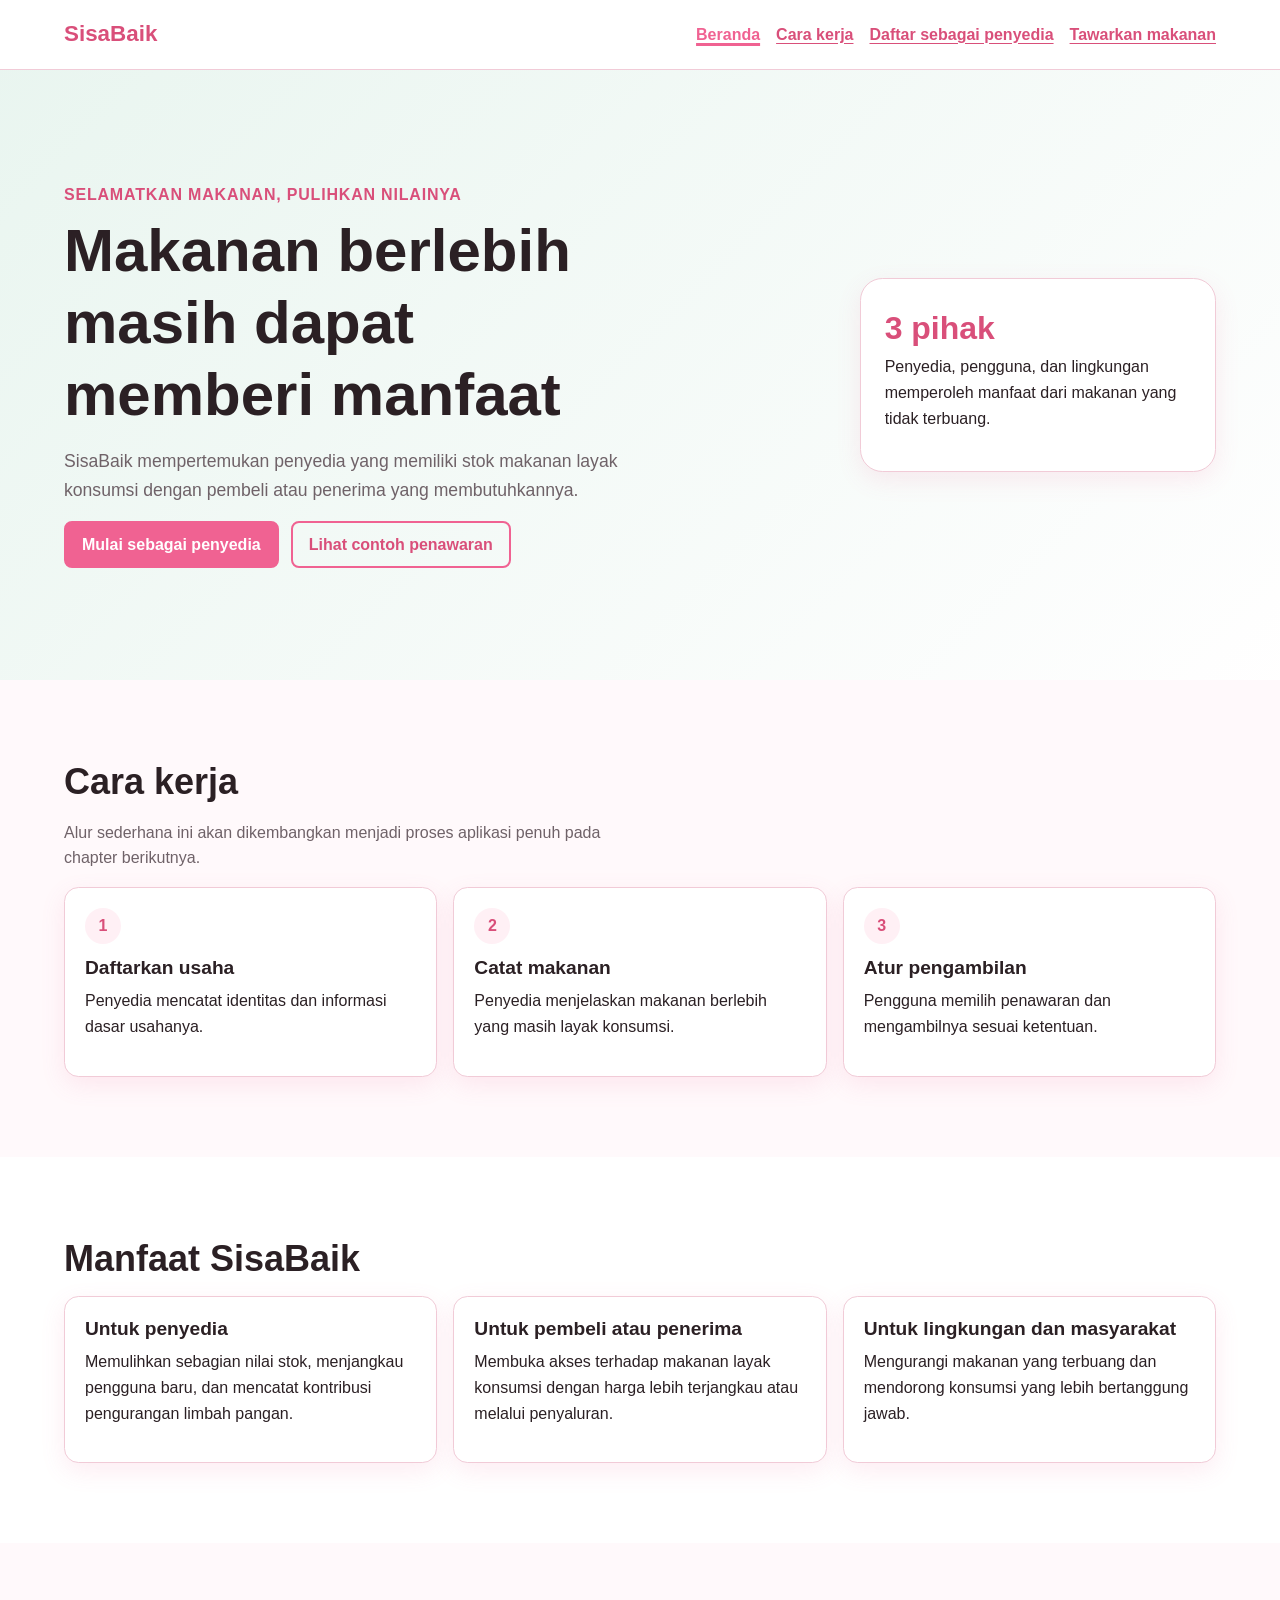
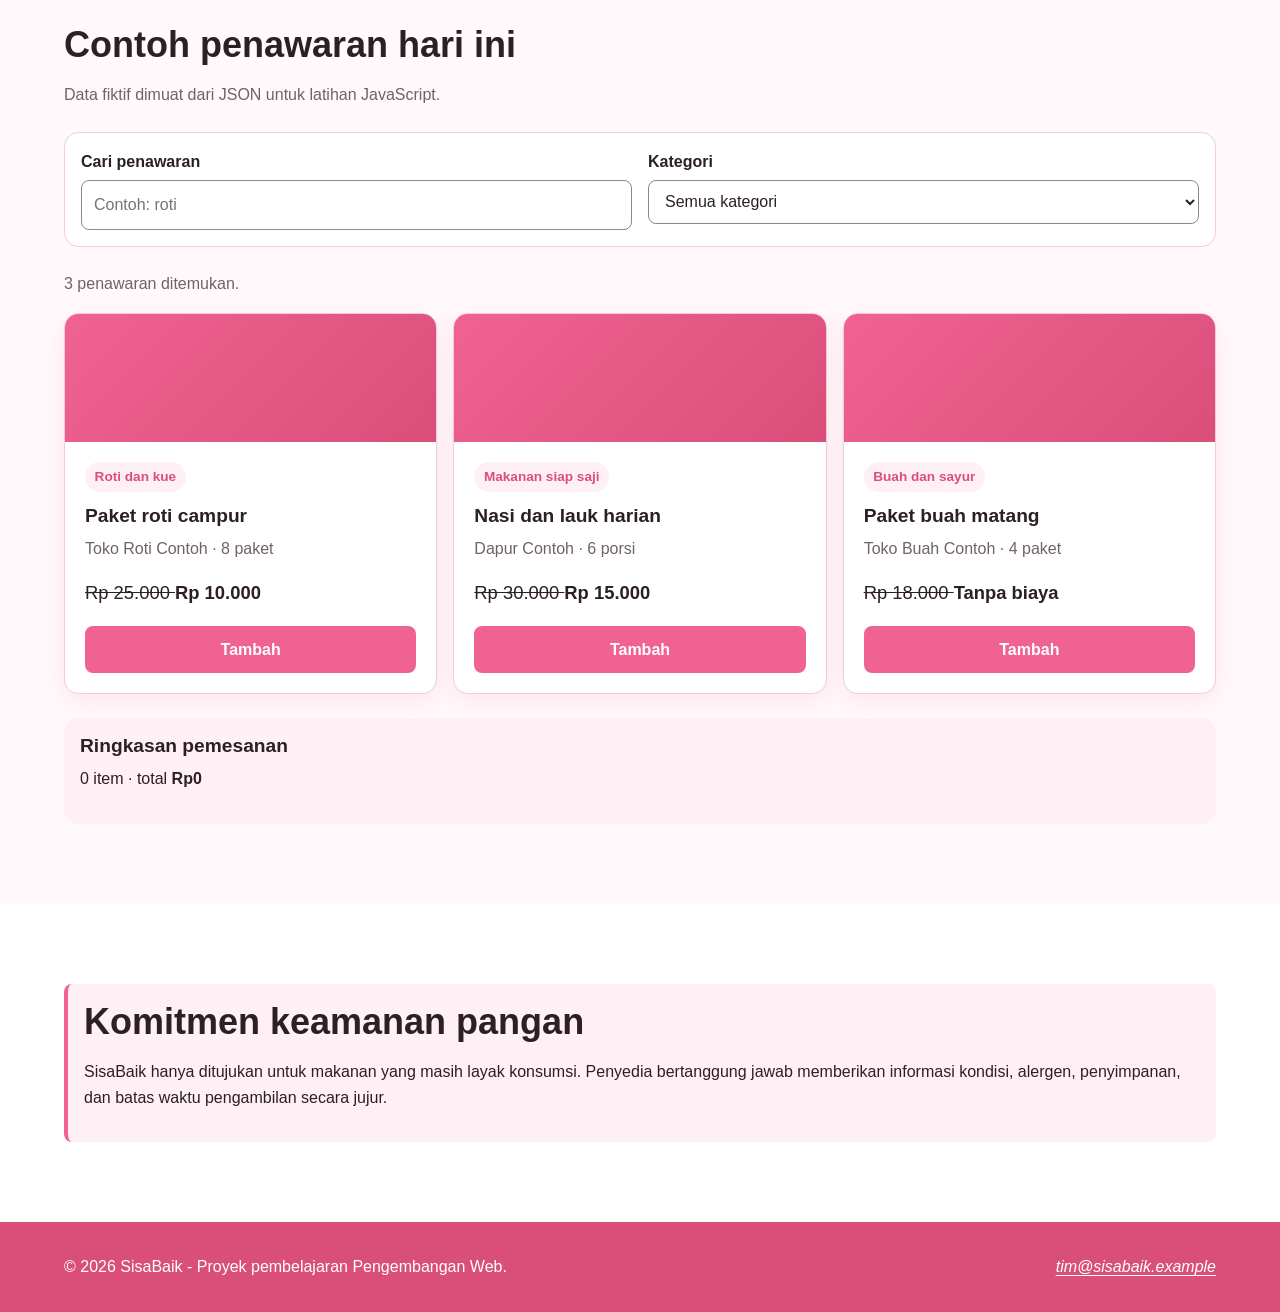
<file: index.html>
<!DOCTYPE html>
<html lang="id">

<head>
    <meta charset="utf-8">
    <meta name="viewport" content="width=device-width, initial-scale=1">
    <meta name="description"
        content="SisaBaik membantu penyedia menawarkan makanan berlebih agar tetap bernilai, terjangkau, dan tidak terbuang.">

    <title>Beranda | SisaBaik</title>

    <link rel="stylesheet" href="styles.css">
    <script src="app.js" defer></script>
</head>

<body>

    <a class="skip-link" href="#konten-utama">
        Lewati ke konten utama
    </a>

    <!-- Header -->
    <header class="site-header">
        <div class="container header-layout">

            <p class="brand">SisaBaik</p>

            <nav aria-label="Navigasi utama">
                <ul class="nav-list">
                    <li>
                        <a href="index.html" aria-current="page">Beranda</a>
                    </li>
                    <li>
                        <a href="#cara-kerja">Cara kerja</a>
                    </li>
                    <li>
                        <a href="daftar-penyedia.html">Daftar sebagai penyedia</a>
                    </li>
                    <li>
                        <a href="tawarkan-makanan.html">Tawarkan makanan</a>
                    </li>
                </ul>
            </nav>

        </div>
    </header>

    <!-- Main Content -->
    <main id="konten-utama" tabindex="-1">

        <!-- Hero Section -->
        <section class="hero" aria-labelledby="judul-utama">
            <div class="container hero-layout">

                <div>
                    <p class="eyebrow">
                        Selamatkan makanan, pulihkan nilainya
                    </p>

                    <h1 id="judul-utama">
                        Makanan berlebih masih dapat memberi manfaat
                    </h1>

                    <p class="lead">
                        SisaBaik mempertemukan penyedia yang memiliki stok makanan
                        layak konsumsi dengan pembeli atau penerima yang membutuhkannya.
                    </p>

                    <div class="button-group">
                        <a class="button" href="daftar-penyedia.html">
                            Mulai sebagai penyedia
                        </a>

                        <a class="button button-secondary" href="#penawaran-contoh">
                            Lihat contoh penawaran
                        </a>
                    </div>
                </div>

                <aside class="hero-panel" aria-label="Ringkasan manfaat SisaBaik">
                    <strong>3 pihak</strong>

                    <p>
                        Penyedia, pengguna, dan lingkungan memperoleh manfaat
                        dari makanan yang tidak terbuang.
                    </p>
                </aside>

            </div>
        </section>

        <!-- Cara Kerja -->
        <section class="section" id="cara-kerja" aria-labelledby="judul-cara-kerja">
            <div class="container">

                <h2 id="judul-cara-kerja">Cara kerja</h2>

                <p class="section-intro">
                    Alur sederhana ini akan dikembangkan menjadi proses aplikasi
                    penuh pada chapter berikutnya.
                </p>

                <div class="steps-grid">

                    <article class="card">
                        <span class="step-number" aria-hidden="true">1</span>

                        <h3>Daftarkan usaha</h3>

                        <p>
                            Penyedia mencatat identitas dan informasi dasar usahanya.
                        </p>
                    </article>

                    <article class="card">
                        <span class="step-number" aria-hidden="true">2</span>

                        <h3>Catat makanan</h3>

                        <p>
                            Penyedia menjelaskan makanan berlebih yang masih layak konsumsi.
                        </p>
                    </article>

                    <article class="card">
                        <span class="step-number" aria-hidden="true">3</span>

                        <h3>Atur pengambilan</h3>

                        <p>
                            Pengguna memilih penawaran dan mengambilnya sesuai ketentuan.
                        </p>
                    </article>

                </div>
            </div>
        </section>

        <!-- Manfaat -->
        <section class="section section-alt" aria-labelledby="judul-manfaat">
            <div class="container">

                <h2 id="judul-manfaat">Manfaat SisaBaik</h2>

                <div class="benefit-grid">

                    <article class="card">
                        <h3>Untuk penyedia</h3>

                        <p>
                            Memulihkan sebagian nilai stok, menjangkau pengguna baru,
                            dan mencatat kontribusi pengurangan limbah pangan.
                        </p>
                    </article>

                    <article class="card">
                        <h3>Untuk pembeli atau penerima</h3>

                        <p>
                            Membuka akses terhadap makanan layak konsumsi dengan
                            harga lebih terjangkau atau melalui penyaluran.
                        </p>
                    </article>

                    <article class="card">
                        <h3>Untuk lingkungan dan masyarakat</h3>

                        <p>
                            Mengurangi makanan yang terbuang dan mendorong konsumsi
                            yang lebih bertanggung jawab.
                        </p>
                    </article>

                </div>
            </div>
        </section>

        <!-- Contoh Penawaran -->
        <section class="section" id="penawaran-contoh" aria-labelledby="judul-penawaran">
            <div class="container">

                <h2 id="judul-penawaran">Contoh penawaran hari ini</h2>

                <p class="section-intro">
                    Data fiktif dimuat dari JSON untuk latihan JavaScript.
                </p>

                <form class="filter-panel" id="filter-form" role="search">

                    <p>
                        <label for="kata-kunci">Cari penawaran</label><br>

                        <input id="kata-kunci"
                            name="kata_kunci"
                            type="search"
                            placeholder="Contoh: roti">
                    </p>

                    <p>
                        <label for="filter-kategori">Kategori</label><br>

                        <select id="filter-kategori" name="kategori">
                            <option value="semua">Semua kategori</option>
                            <option value="makanan-siap-saji">
                                Makanan siap saji
                            </option>
                            <option value="roti-kue">
                                Roti dan kue
                            </option>
                            <option value="buah-sayur">
                                Buah dan sayur
                            </option>
                        </select>
                    </p>

                </form>

                <p id="status-katalog"
                    class="status-message"
                    role="status"
                    aria-live="polite">
                    Memuat penawaran...
                </p>

                <div class="offer-grid" id="daftar-penawaran"></div>

                <!-- Ringkasan Pemesanan -->
                <aside class="cart-summary" aria-labelledby="judul-ringkasan">

                    <h3 id="judul-ringkasan">
                        Ringkasan pemesanan
                    </h3>

                    <p>
                        <span id="jumlah-item">0</span> item ·
                        total <strong id="total-pesanan">Rp0</strong>
                    </p>

                </aside>

            </div>
        </section>

        <!-- Keamanan Pangan -->
        <section class="section section-alt" aria-labelledby="judul-keamanan">
            <div class="container">

                <div class="notice">

                    <h2 id="judul-keamanan">
                        Komitmen keamanan pangan
                    </h2>

                    <p>
                        SisaBaik hanya ditujukan untuk makanan yang masih layak konsumsi.
                        Penyedia bertanggung jawab memberikan informasi kondisi, alergen,
                        penyimpanan, dan batas waktu pengambilan secara jujur.
                    </p>

                </div>

            </div>
        </section>

    </main>

    <!-- Footer -->
    <footer class="site-footer">
        <div class="container footer-layout">

            <p>
                &copy; 2026 SisaBaik - Proyek pembelajaran Pengembangan Web.
            </p>

            <address>
                <a href="mailto:tim@sisabaik.example">
                    tim@sisabaik.example
                </a>
            </address>

        </div>
    </footer>

</body>

</html>
</file>
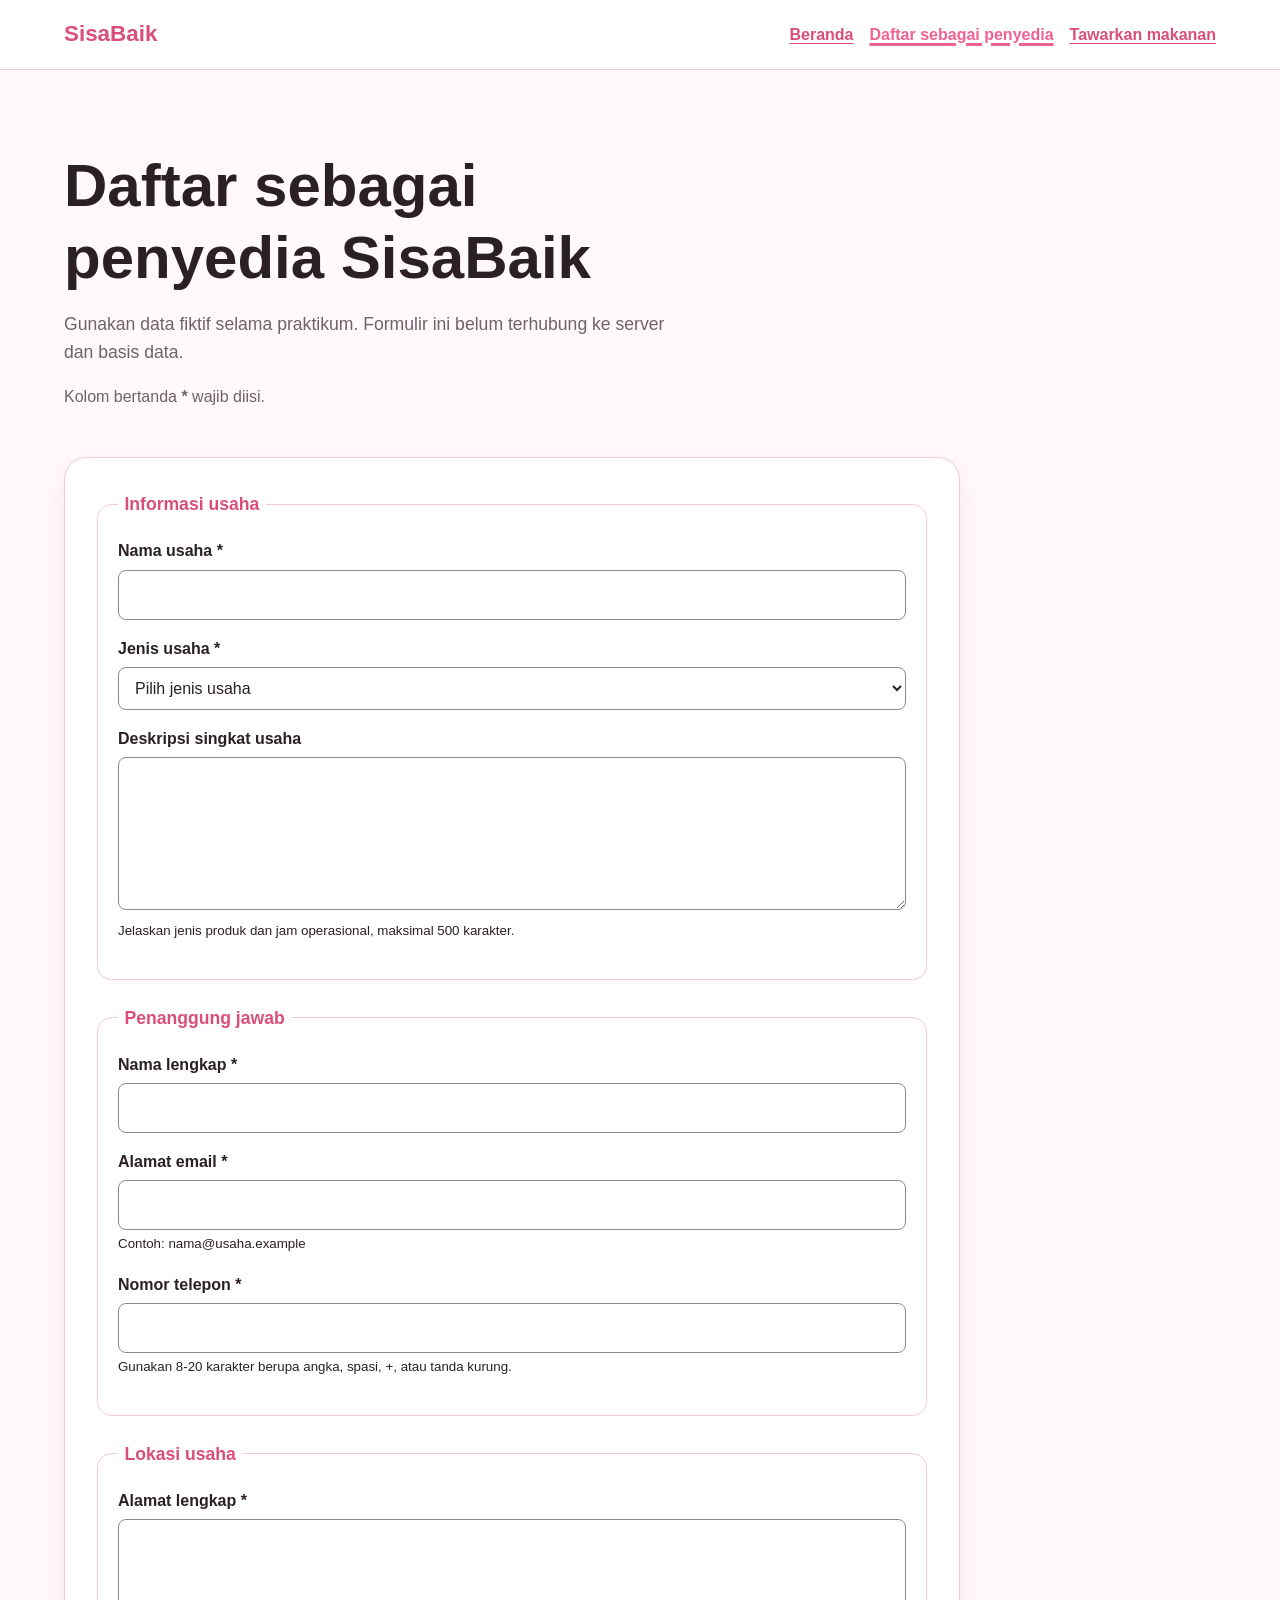
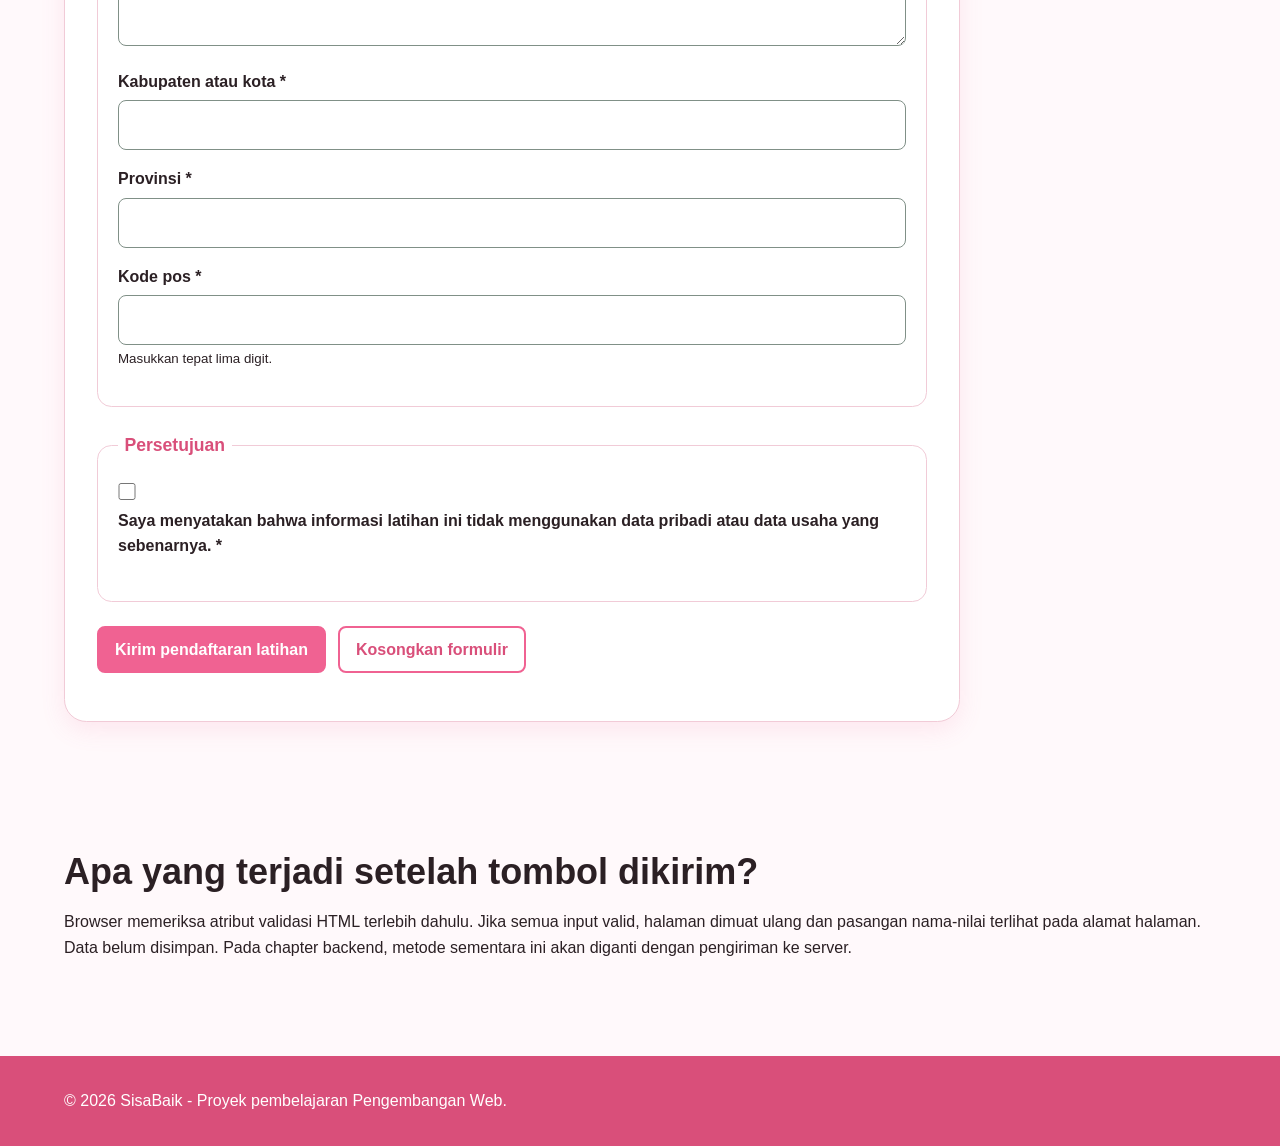
<file: daftar-penyedia.html>
<!doctype html>

<html lang="id">

    <head>

        <meta charset="utf-8">

        <meta
            name="viewport"
            content="width=device-width, initial-scale=1"
        >

        <meta
            name="description"
            content="Formulir prototipe untuk mendaftarkan usaha sebagai penyedia makanan di SisaBaik."
        >

        <title>Daftar Penyedia | SisaBaik</title>

        <link rel="stylesheet" href="styles.css">

    </head>

    <body>

        <a class="skip-link" href="#konten-utama">
            Lewati ke konten utama
        </a>

        <header class="site-header">

            <div class="container header-layout">

                <p class="brand">
                    SisaBaik
                </p>

                <nav aria-label="Navigasi utama">

                    <ul class="nav-list">

                        <li>
                            <a href="index.html">
                                Beranda
                            </a>
                        </li>

                        <li>
                            <a
                                href="daftar-penyedia.html"
                                aria-current="page"
                            >
                                Daftar sebagai penyedia
                            </a>
                        </li>

                        <li>
                            <a href="tawarkan-makanan.html">
                                Tawarkan makanan
                            </a>
                        </li>

                    </ul>

                </nav>

            </div>

        </header>

        <main
            class="container"
            id="konten-utama"
            tabindex="-1"
        >

            <div class="page-heading">

                <h1>
                    Daftar sebagai penyedia SisaBaik
                </h1>

                <p class="lead">
                    Gunakan data fiktif selama praktikum. Formulir ini belum terhubung ke
                    server dan basis data.
                </p>

                <p
                    class="required-note"
                    id="petunjuk-wajib"
                >
                    Kolom bertanda <strong>*</strong> wajib diisi.
                </p>

            </div>

            <form
                class="form-card"
                action="daftar-penyedia.html"
                method="get"
                aria-describedby="petunjuk-wajib"
            >

                <fieldset class="form-section">

                    <legend>
                        Informasi usaha
                    </legend>

                    <p>

                        <label for="nama-usaha">
                            Nama usaha *
                        </label><br>

                        <input
                            type="text"
                            id="nama-usaha"
                            name="nama_usaha"
                            autocomplete="organization"
                            minlength="3"
                            maxlength="100"
                            required
                        >

                    </p>

                    <p>

                        <label for="jenis-usaha">
                            Jenis usaha *
                        </label><br>

                        <select
                            id="jenis-usaha"
                            name="jenis_usaha"
                            required
                        >

                            <option value="">
                                Pilih jenis usaha
                            </option>

                            <option value="restoran">
                                Restoran
                            </option>

                            <option value="toko-roti">
                                Toko roti
                            </option>

                            <option value="katering">
                                Katering
                            </option>

                            <option value="ritel">
                                Toko ritel
                            </option>

                            <option value="hotel">
                                Hotel atau penginapan
                            </option>

                            <option value="lainnya">
                                Lainnya
                            </option>

                        </select>

                    </p>

                    <p>

                        <label for="deskripsi-usaha">
                            Deskripsi singkat usaha
                        </label><br>

                        <textarea
                            id="deskripsi-usaha"
                            name="deskripsi_usaha"
                            rows="5"
                            maxlength="500"
                            aria-describedby="bantuan-deskripsi"
                        ></textarea><br>

                        <small id="bantuan-deskripsi">
                            Jelaskan jenis produk dan jam operasional, maksimal 500 karakter.
                        </small>

                    </p>

                </fieldset>

                <fieldset class="form-section">

                    <legend>
                        Penanggung jawab
                    </legend>

                    <p>

                        <label for="nama-penanggung-jawab">
                            Nama lengkap *
                        </label><br>

                        <input
                            type="text"
                            id="nama-penanggung-jawab"
                            name="nama_penanggung_jawab"
                            autocomplete="name"
                            minlength="3"
                            maxlength="100"
                            required
                        >

                    </p>

                    <p>

                        <label for="email">
                            Alamat email *
                        </label><br>

                        <input
                            type="email"
                            id="email"
                            name="email"
                            autocomplete="email"
                            maxlength="254"
                            aria-describedby="bantuan-email"
                            required
                        ><br>

                        <small id="bantuan-email">
                            Contoh: nama@usaha.example
                        </small>

                    </p>

                    <p>

                        <label for="telepon">
                            Nomor telepon *
                        </label><br>

                        <input
                            type="tel"
                            id="telepon"
                            name="telepon"
                            autocomplete="tel"
                            inputmode="tel"
                            pattern="[0-9+() ]{8,20}"
                            aria-describedby="bantuan-telepon"
                            required
                        ><br>

                        <small id="bantuan-telepon">
                            Gunakan 8-20 karakter berupa angka, spasi, +, atau tanda kurung.
                        </small>

                    </p>

                </fieldset>

                <fieldset class="form-section">

                    <legend>
                        Lokasi usaha
                    </legend>

                    <p>

                        <label for="alamat">
                            Alamat lengkap *
                        </label><br>

                        <textarea
                            id="alamat"
                            name="alamat"
                            rows="4"
                            autocomplete="street-address"
                            minlength="10"
                            maxlength="250"
                            required
                        ></textarea>

                    </p>

                    <p>

                        <label for="kota">
                            Kabupaten atau kota *
                        </label><br>

                        <input
                            type="text"
                            id="kota"
                            name="kota"
                            autocomplete="address-level2"
                            maxlength="100"
                            required
                        >

                    </p>

                    <p>

                        <label for="provinsi">
                            Provinsi *
                        </label><br>

                        <input
                            type="text"
                            id="provinsi"
                            name="provinsi"
                            autocomplete="address-level1"
                            maxlength="100"
                            required
                        >

                    </p>

                    <p>

                        <label for="kode-pos">
                            Kode pos *
                        </label><br>

                        <input
                            type="text"
                            id="kode-pos"
                            name="kode_pos"
                            autocomplete="postal-code"
                            inputmode="numeric"
                            pattern="[0-9]{5}"
                            aria-describedby="bantuan-kode-pos"
                            required
                        ><br>

                        <small id="bantuan-kode-pos">
                            Masukkan tepat lima digit.
                        </small>

                    </p>

                </fieldset>

                <fieldset class="form-section">

                    <legend>
                        Persetujuan
                    </legend>

                    <p>

                        <input
                            type="checkbox"
                            id="persetujuan"
                            name="persetujuan"
                            value="setuju"
                            required
                        >

                        <label for="persetujuan">
                            Saya menyatakan bahwa informasi latihan ini tidak menggunakan
                            data pribadi atau data usaha yang sebenarnya. *
                        </label>

                    </p>

                </fieldset>

                <p class="form-actions">

                    <button
                        class="button"
                        type="submit"
                    >
                        Kirim pendaftaran latihan
                    </button>

                    <button
                        class="button button-secondary"
                        type="reset"
                    >
                        Kosongkan formulir
                    </button>

                </p>

            </form>

            <section
                class="section"
                aria-labelledby="catatan-prototipe"
            >

                <h2 id="catatan-prototipe">
                    Apa yang terjadi setelah tombol dikirim?
                </h2>

                <p>
                    Browser memeriksa atribut validasi HTML terlebih dahulu. Jika semua
                    input valid, halaman dimuat ulang dan pasangan nama-nilai terlihat
                    pada alamat halaman. Data belum disimpan. Pada chapter backend,
                    metode sementara ini akan diganti dengan pengiriman ke server.
                </p>

            </section>

        </main>

        <footer class="site-footer">

            <div class="container footer-layout">

                <p>
                    &copy; 2026 SisaBaik - Proyek pembelajaran Pengembangan Web.
                </p>

            </div>

        </footer>

    </body>

</html>
</file>
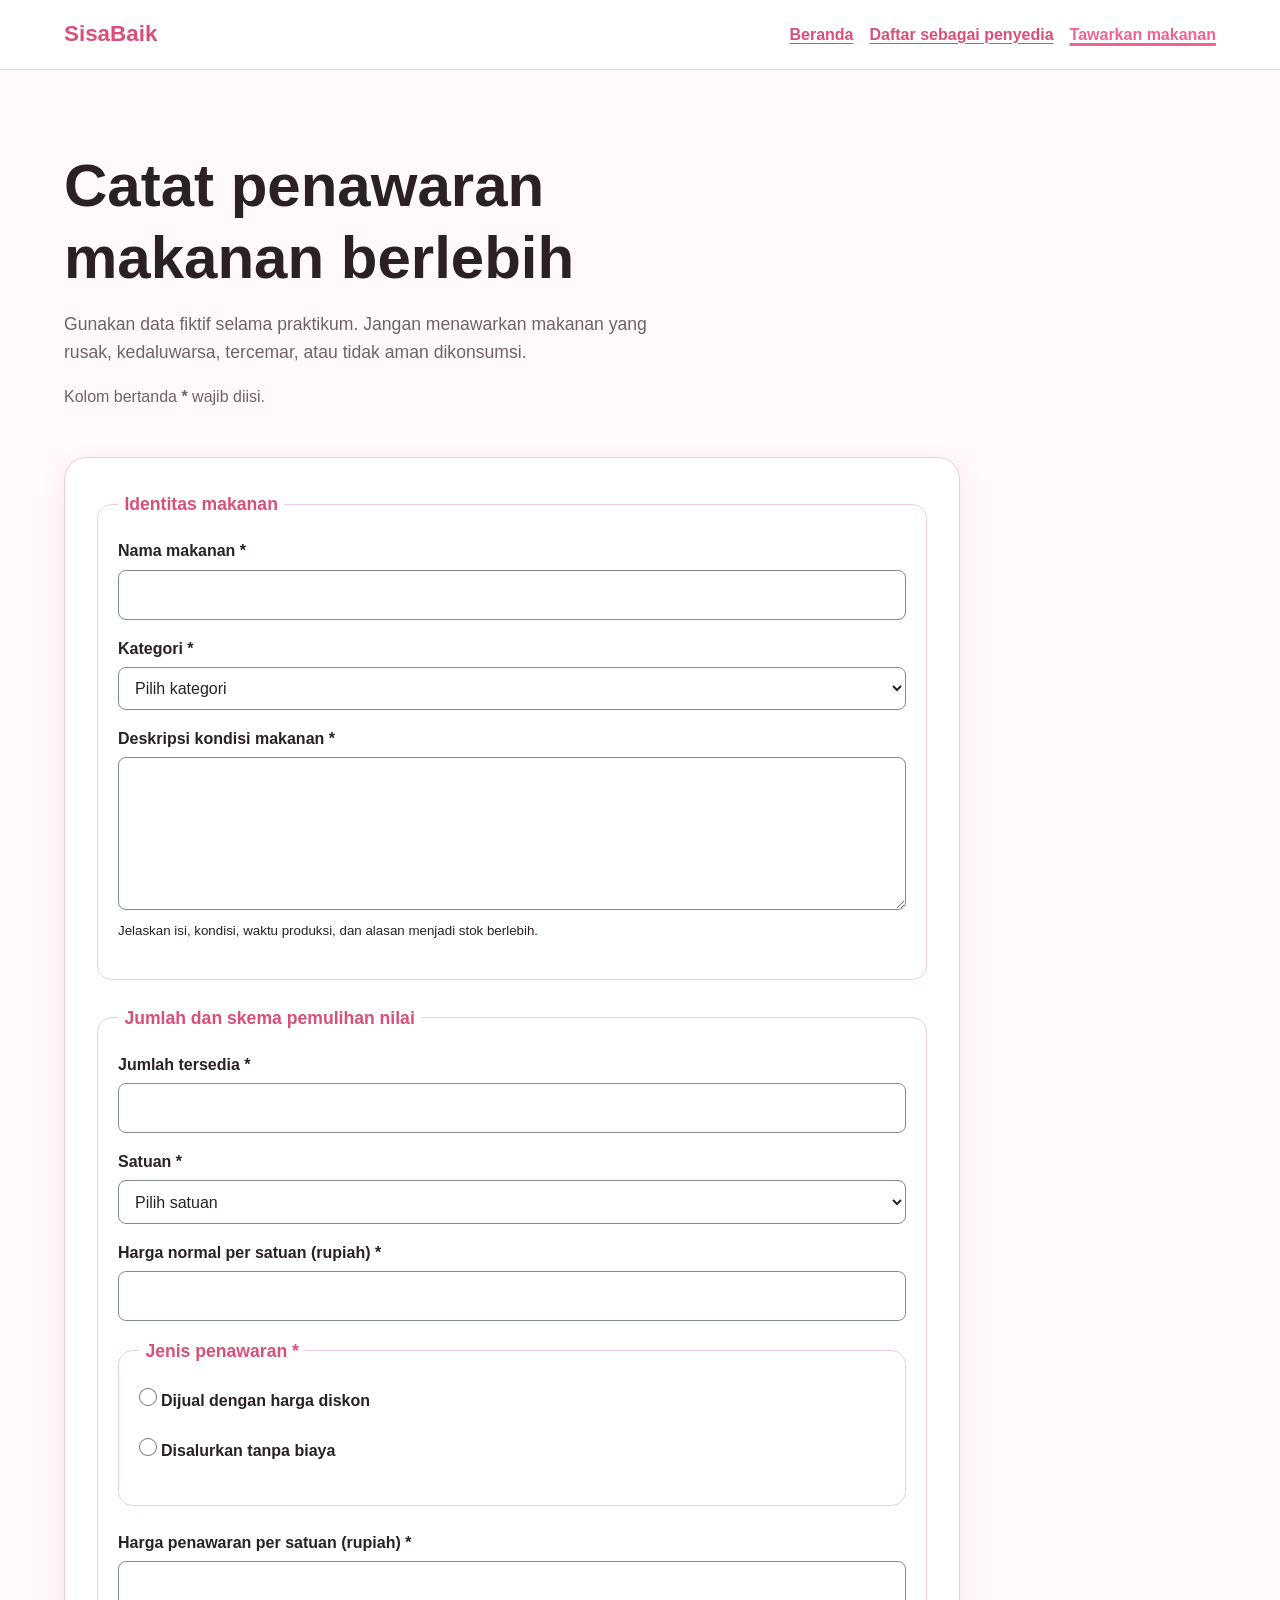
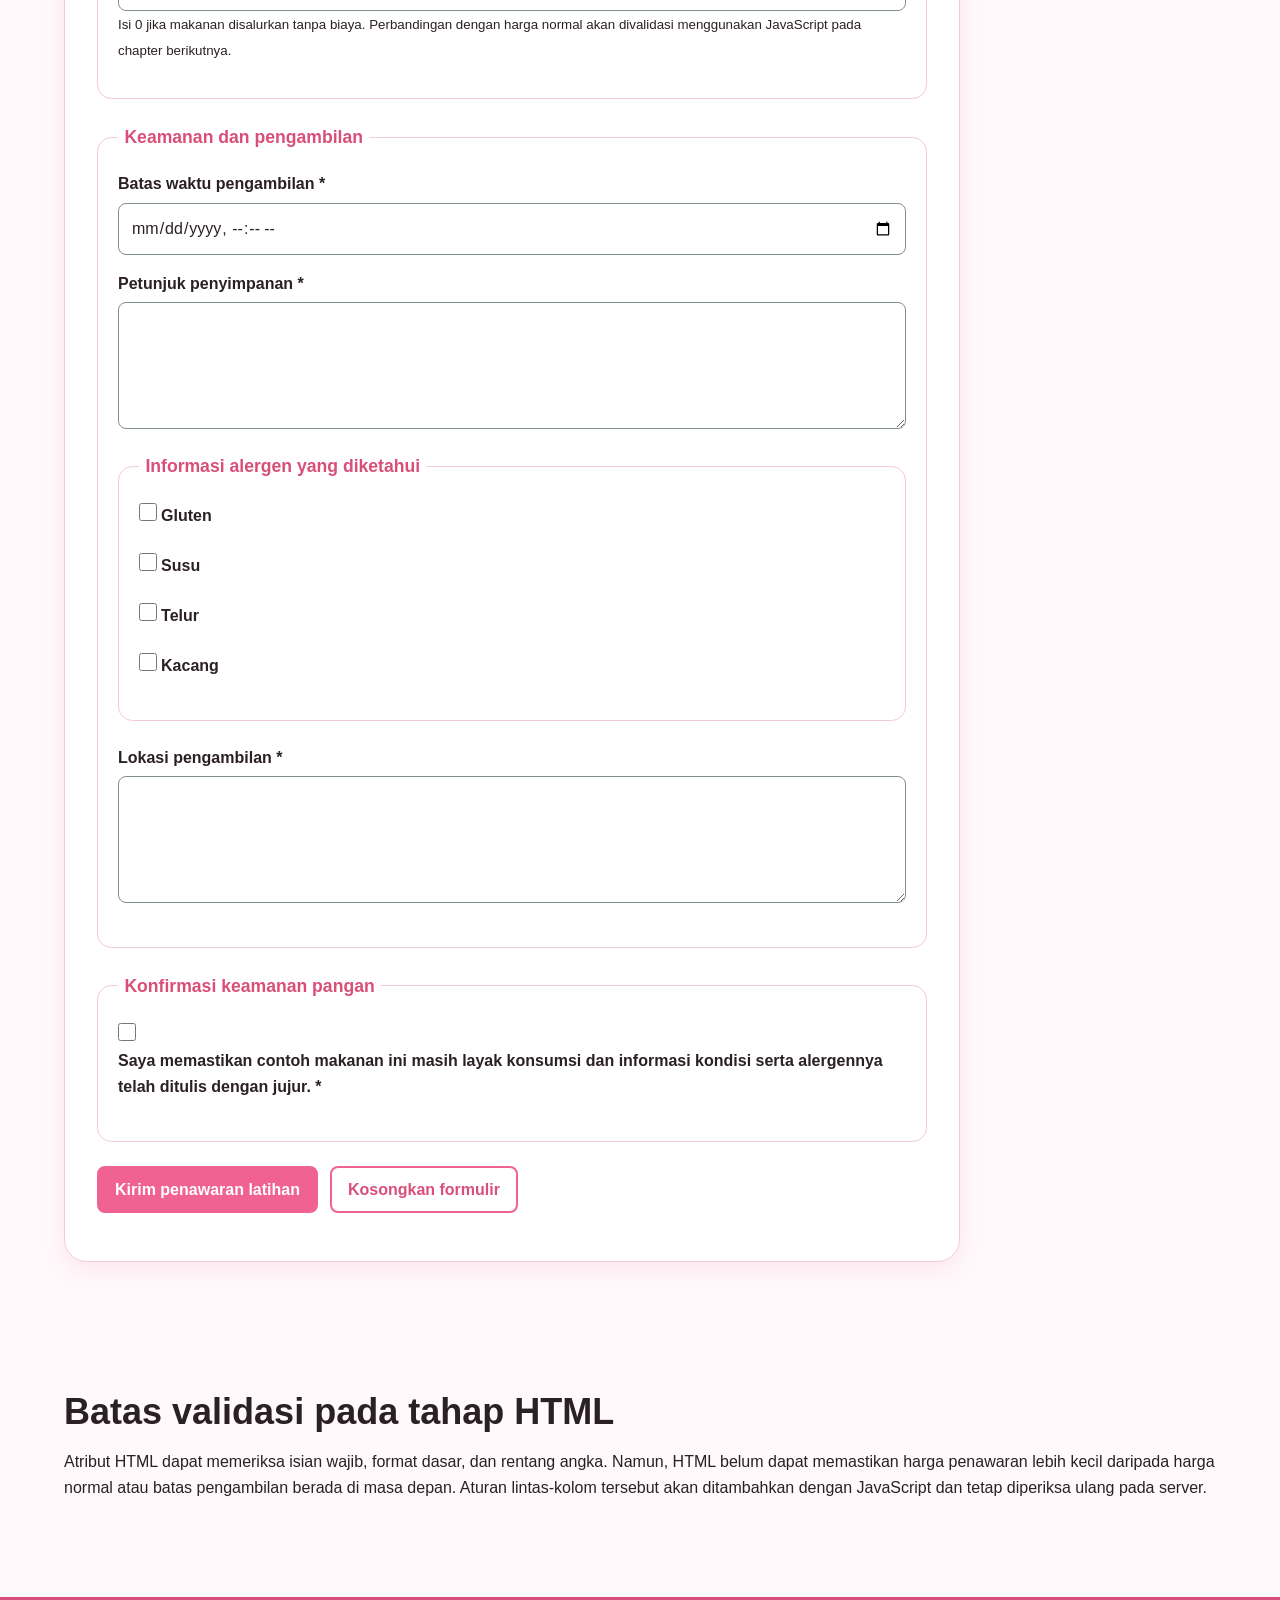
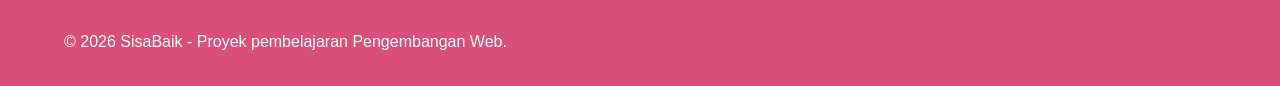
<file: tawarkan-makanan.html>
<!doctype html>
<html lang="id">
    <head>
        <meta charset="utf-8">
        <meta
            name="viewport"
            content="width=device-width, initial-scale=1"
        >
        <meta
            name="description"
            content="Formulir prototipe untuk mencatat makanan berlebih yang akan ditawarkan melalui SisaBaik."
        >
        <title>Tawarkan Makanan | SisaBaik</title>

        <link rel="stylesheet" href="styles.css">
    </head>
    <body>
        <a class="skip-link" href="#konten-utama">
            Lewati ke konten utama
        </a>
        <header class="site-header">
            <div class="container header-layout">
                <p class="brand">
                    SisaBaik
                </p>
                <nav aria-label="Navigasi utama">
                    <ul class="nav-list">
                        <li>
                            <a href="index.html">
                                Beranda
                            </a>
                        </li>
                        <li>
                            <a href="daftar-penyedia.html">
                                Daftar sebagai penyedia
                            </a>
                        </li>
                        <li>
                            <a
                                href="tawarkan-makanan.html"
                                aria-current="page"
                            >
                                Tawarkan makanan
                            </a>
                        </li>
                    </ul>
                </nav>
            </div>
        </header>
        <main
            class="container"
            id="konten-utama"
            tabindex="-1"
        >
            <div class="page-heading">
                <h1>
                    Catat penawaran makanan berlebih
                </h1>
                <p class="lead">
                    Gunakan data fiktif selama praktikum. Jangan menawarkan makanan yang
                    rusak, kedaluwarsa, tercemar, atau tidak aman dikonsumsi.
                </p>
                <p
                    class="required-note"
                    id="petunjuk-wajib"
                >
                    Kolom bertanda <strong>*</strong> wajib diisi.
                </p>
            </div>
            <form
                class="form-card"
                action="tawarkan-makanan.html"
                method="get"
                aria-describedby="petunjuk-wajib"
            >
                <fieldset class="form-section">
                    <legend>
                        Identitas makanan
                    </legend>
                    <p>
                        <label for="nama-makanan">
                            Nama makanan *
                        </label><br>
                        <input
                            type="text"
                            id="nama-makanan"
                            name="nama_makanan"
                            minlength="3"
                            maxlength="120"
                            required
                        >
                    </p>
                    <p>
                        <label for="kategori">
                            Kategori *
                        </label><br>
                        <select
                            id="kategori"
                            name="kategori"
                            required
                        >

                            <option value="">
                                Pilih kategori
                            </option>

                            <option value="makanan-siap-saji">
                                Makanan siap saji
                            </option>

                            <option value="roti-kue">
                                Roti atau kue
                            </option>

                            <option value="buah-sayur">
                                Buah atau sayur
                            </option>

                            <option value="minuman">
                                Minuman
                            </option>

                            <option value="bahan-pangan">
                                Bahan pangan
                            </option>

                            <option value="lainnya">
                                Lainnya
                            </option>

                        </select>

                    </p>

                    <p>

                        <label for="deskripsi-makanan">
                            Deskripsi kondisi makanan *
                        </label><br>

                        <textarea
                            id="deskripsi-makanan"
                            name="deskripsi_makanan"
                            rows="5"
                            minlength="20"
                            maxlength="600"
                            aria-describedby="bantuan-deskripsi-makanan"
                            required
                        ></textarea><br>

                        <small id="bantuan-deskripsi-makanan">
                            Jelaskan isi, kondisi, waktu produksi, dan alasan menjadi stok
                            berlebih.
                        </small>

                    </p>

                </fieldset>

                <fieldset class="form-section">

                    <legend>
                        Jumlah dan skema pemulihan nilai
                    </legend>

                    <p>

                        <label for="jumlah">
                            Jumlah tersedia *
                        </label><br>

                        <input
                            type="number"
                            id="jumlah"
                            name="jumlah"
                            min="1"
                            max="1000"
                            step="1"
                            required
                        >

                    </p>

                    <p>

                        <label for="satuan">
                            Satuan *
                        </label><br>

                        <select
                            id="satuan"
                            name="satuan"
                            required
                        >

                            <option value="">
                                Pilih satuan
                            </option>

                            <option value="porsi">
                                Porsi
                            </option>

                            <option value="paket">
                                Paket
                            </option>

                            <option value="buah">
                                Buah
                            </option>

                            <option value="kilogram">
                                Kilogram
                            </option>

                            <option value="liter">
                                Liter
                            </option>

                        </select>

                    </p>

                    <p>

                        <label for="harga-normal">
                            Harga normal per satuan (rupiah) *
                        </label><br>

                        <input
                            type="number"
                            id="harga-normal"
                            name="harga_normal"
                            min="0"
                            max="10000000"
                            step="500"
                            required
                        >

                    </p>

                    <fieldset class="form-section">

                        <legend>
                            Jenis penawaran *
                        </legend>

                        <p>

                            <input
                                type="radio"
                                id="jenis-diskon"
                                name="jenis_penawaran"
                                value="diskon"
                                required
                            >

                            <label for="jenis-diskon">
                                Dijual dengan harga diskon
                            </label>

                        </p>

                        <p>

                            <input
                                type="radio"
                                id="jenis-donasi"
                                name="jenis_penawaran"
                                value="donasi"
                            >

                            <label for="jenis-donasi">
                                Disalurkan tanpa biaya
                            </label>

                        </p>

                    </fieldset>

                    <p>

                        <label for="harga-pemulihan">
                            Harga penawaran per satuan (rupiah) *
                        </label><br>

                        <input
                            type="number"
                            id="harga-pemulihan"
                            name="harga_penawaran"
                            min="0"
                            max="10000000"
                            step="500"
                            aria-describedby="bantuan-harga"
                            required
                        ><br>

                        <small id="bantuan-harga">
                            Isi 0 jika makanan disalurkan tanpa biaya. Perbandingan dengan
                            harga normal akan divalidasi menggunakan JavaScript pada
                            chapter berikutnya.
                        </small>

                    </p>

                </fieldset>

                <fieldset class="form-section">

                    <legend>
                        Keamanan dan pengambilan
                    </legend>

                    <p>

                        <label for="batas-pengambilan">
                            Batas waktu pengambilan *
                        </label><br>

                        <input
                            type="datetime-local"
                            id="batas-pengambilan"
                            name="batas_pengambilan"
                            required
                        >

                    </p>

                    <p>

                        <label for="petunjuk-penyimpanan">
                            Petunjuk penyimpanan *
                        </label><br>

                        <textarea
                            id="petunjuk-penyimpanan"
                            name="petunjuk_penyimpanan"
                            rows="4"
                            minlength="10"
                            maxlength="300"
                            required
                        ></textarea>

                    </p>

                    <fieldset class="form-section">

                        <legend>
                            Informasi alergen yang diketahui
                        </legend>

                        <p>

                            <input
                                type="checkbox"
                                id="alergen-gluten"
                                name="alergen"
                                value="gluten"
                            >

                            <label for="alergen-gluten">
                                Gluten
                            </label>

                        </p>

                        <p>

                            <input
                                type="checkbox"
                                id="alergen-susu"
                                name="alergen"
                                value="susu"
                            >

                            <label for="alergen-susu">
                                Susu
                            </label>

                        </p>

                        <p>

                            <input
                                type="checkbox"
                                id="alergen-telur"
                                name="alergen"
                                value="telur"
                            >

                            <label for="alergen-telur">
                                Telur
                            </label>

                        </p>

                        <p>

                            <input
                                type="checkbox"
                                id="alergen-kacang"
                                name="alergen"
                                value="kacang"
                            >

                            <label for="alergen-kacang">
                                Kacang
                            </label>

                        </p>

                    </fieldset>

                    <p>

                        <label for="lokasi-pengambilan">
                            Lokasi pengambilan *
                        </label><br>

                        <textarea
                            id="lokasi-pengambilan"
                            name="lokasi_pengambilan"
                            rows="4"
                            autocomplete="street-address"
                            minlength="10"
                            maxlength="250"
                            required
                        ></textarea>

                    </p>

                </fieldset>

                <fieldset class="form-section">

                    <legend>
                        Konfirmasi keamanan pangan
                    </legend>

                    <p>

                        <input
                            type="checkbox"
                            id="konfirmasi-keamanan"
                            name="konfirmasi_keamanan"
                            value="terkonfirmasi"
                            required
                        >

                        <label for="konfirmasi-keamanan">
                            Saya memastikan contoh makanan ini masih layak konsumsi dan
                            informasi kondisi serta alergennya telah ditulis dengan jujur. *
                        </label>

                    </p>

                </fieldset>

                <p class="form-actions">

                    <button
                        class="button"
                        type="submit"
                    >
                        Kirim penawaran latihan
                    </button>

                    <button
                        class="button button-secondary"
                        type="reset"
                    >
                        Kosongkan formulir
                    </button>

                </p>

            </form>

            <section
                class="section"
                aria-labelledby="batas-validasi-html"
            >

                <h2 id="batas-validasi-html">
                    Batas validasi pada tahap HTML
                </h2>

                <p>
                    Atribut HTML dapat memeriksa isian wajib, format dasar, dan rentang
                    angka. Namun, HTML belum dapat memastikan harga penawaran lebih kecil
                    daripada harga normal atau batas pengambilan berada di masa depan.
                    Aturan lintas-kolom tersebut akan ditambahkan dengan JavaScript dan
                    tetap diperiksa ulang pada server.
                </p>

            </section>

        </main>

        <footer class="site-footer">

            <div class="container footer-layout">

                <p>
                    &copy; 2026 SisaBaik - Proyek pembelajaran Pengembangan Web.
                </p>

            </div>

        </footer>

    </body>

</html>
</file>
<file: styles.css>
:root {
    --color-primary: #F06292;
    --color-primary-dark: #D94F7A;
    --color-primary-soft: #FFF0F5;
    --color-accent: #FFD166;
    --color-text: #2B2024;
    --color-muted: #6F6268;
    --color-surface: #FFFFFF;
    --color-background: #FFF9FB;
    --color-border: #F1CBD7;
    --color-danger: #D94F6D;
    --shadow-card: 0 0.5rem 1.5rem rgb(240 98 146 / 12%);
    --radius-small: 0.5rem;
    --radius-medium: 0.9rem;
    --radius-large: 1.4rem;
    --content-width: 72rem;
}

*,
*::before,
*::after {
    box-sizing: border-box;
}

html {
    scroll-behavior: smooth;
}

body {
    margin: 0;
    background: var(--color-background);
    color: var(--color-text);
    font-family: Arial, Helvetica, sans-serif;
    font-size: 1rem;
    line-height: 1.6;
}

h1,
h2,
h3,
p {
    margin-block-start: 0;
}

h1,
h2,
h3 {
    line-height: 1.2;
}

h1 {
    max-width: 18ch;
    margin-block-end: 1rem;
    font-size: clamp(2rem, 7vw, 3.75rem);
}

h2 {
    margin-block-end: 1rem;
    font-size: clamp(1.5rem, 4vw, 2.25rem);
}

h3 {
    margin-block-end: 0.6rem;
    font-size: 1.2rem;
}

a {
    color: var(--color-primary-dark);
    text-underline-offset: 0.2em;
}

a:hover {
    text-decoration-thickness: 0.18em;
}

:focus-visible {
    outline: 0.2rem solid var(--color-accent);
    outline-offset: 0.2rem;
}

.skip-link {
    position: absolute;
    inset-block-start: 0.5rem;
    inset-inline-start: 0.5rem;
    z-index: 100;
    padding: 0.7rem 1rem;
    border-radius: var(--radius-small);
    background: var(--color-text);
    color: var(--color-surface);
    transform: translateY(-180%);
}

.skip-link:focus {
    transform: translateY(0);
}

.container {
    width: min(100% - 2rem, var(--content-width));
    margin-inline: auto;
}

.site-header {
    background: var(--color-surface);
    border-block-end: 0.0625rem solid var(--color-border);
}

.header-layout {
    display: flex;
    flex-direction: column;
    gap: 0.75rem;
    padding-block: 1rem;
}

.brand {
    margin: 0;
    color: var(--color-primary-dark);
    font-size: 1.4rem;
    font-weight: 700;
}

.nav-list {
    display: flex;
    flex-wrap: wrap;
    gap: 0.5rem 1rem;
    margin: 0;
    padding: 0;
    list-style: none;
}

.nav-list a {
    display: inline-block;
    padding-block: 0.35rem;
    font-weight: 700;
}

.nav-list a[aria-current="page"] {
    color: var(--color-primary);
    text-decoration-thickness: 0.2em;
}

.hero {
    padding-block: clamp(3rem, 10vw, 7rem);
    background: linear-gradient(
        135deg,
        rgb(232 245 239 / 95%),
        rgb(255 255 255 / 92%)
    );
}

.hero-layout {
    display: grid;
    gap: 2rem;
    align-items: center;
}

.eyebrow {
    margin-block-end: 0.5rem;
    color: var(--color-primary-dark);
    font-weight: 700;
    letter-spacing: 0.05em;
    text-transform: uppercase;
}

.lead {
    max-width: 62ch;
    color: var(--color-muted);
    font-size: 1.1rem;
}

.hero-panel {
    padding: 1.5rem;
    border: 0.0625rem solid var(--color-border);
    border-radius: var(--radius-large);
    background: var(--color-surface);
    box-shadow: var(--shadow-card);
}

.hero-panel strong {
    display: block;
    color: var(--color-primary-dark);
    font-size: 2rem;
}

.button-group,
.form-actions {
    display: flex;
    flex-wrap: wrap;
    gap: 0.75rem;
    align-items: center;
}

.button {
    display: inline-block;
    padding: 0.75rem 1rem;
    border: 0.125rem solid var(--color-primary);
    border-radius: var(--radius-small);
    background: var(--color-primary);
    color: var(--color-surface);
    font: inherit;
    font-weight: 700;
    line-height: 1.2;
    text-decoration: none;
    cursor: pointer;
}

.button:hover {
    background: var(--color-primary-dark);
    border-color: var(--color-primary-dark);
}

.button-secondary {
    background: transparent;
    color: var(--color-primary-dark);
}

.section {
    padding-block: clamp(2.5rem, 7vw, 5rem);
}

.section-alt {
    background: var(--color-surface);
}

.section-intro {
    max-width: 65ch;
    color: var(--color-muted);
}

.steps-grid,
.benefit-grid,
.offer-grid {
    display: grid;
    grid-template-columns: 1fr;
    gap: 1rem;
}

.card {
    padding: 1.25rem;
    border: 0.0625rem solid var(--color-border);
    border-radius: var(--radius-medium);
    background: var(--color-surface);
    box-shadow: var(--shadow-card);
}

.step-number {
    display: inline-grid;
    width: 2.25rem;
    height: 2.25rem;
    margin-block-end: 0.75rem;
    place-items: center;
    border-radius: 50%;
    background: var(--color-primary-soft);
    color: var(--color-primary-dark);
    font-weight: 700;
}

.offer-card {
    display: flex;
    flex-direction: column;
    overflow: hidden;
    border: 0.0625rem solid var(--color-border);
    border-radius: var(--radius-medium);
    background: var(--color-surface);
    box-shadow: var(--shadow-card);
}

.offer-card__visual {
    min-height: 8rem;
    background: linear-gradient(
        135deg,
        var(--color-primary),
        var(--color-primary-dark)
    );
}

.offer-card__content {
    display: flex;
    flex: 1;
    flex-direction: column;
    padding: 1.25rem;
}

.offer-card__meta {
    color: var(--color-muted);
}

.offer-card__price {
    margin-block-start: auto;
    font-size: 1.15rem;
}

.badge {
    display: inline-block;
    width: fit-content;
    margin-block-end: 0.75rem;
    padding: 0.25rem 0.6rem;
    border-radius: 999px;
    background: var(--color-primary-soft);
    color: var(--color-primary-dark);
    font-size: 0.85rem;
    font-weight: 700;
}

.notice {
    padding: 1rem;
    border-inline-start: 0.3rem solid var(--color-primary);
    border-radius: var(--radius-small);
    background: var(--color-primary-soft);
}

.page-heading {
    padding-block: clamp(2.5rem, 7vw, 5rem) 2rem;
}

.form-card {
    max-width: 56rem;
    margin-block-end: 3rem;
    padding: clamp(1rem, 4vw, 2rem);
    border: 0.0625rem solid var(--color-border);
    border-radius: var(--radius-large);
    background: var(--color-surface);
    box-shadow: var(--shadow-card);
}

.form-section {
    margin: 0 0 1.5rem;
    padding: 1.25rem;
    border: 0.0625rem solid var(--color-border);
    border-radius: var(--radius-medium);
}

.form-section legend {
    padding-inline: 0.4rem;
    color: var(--color-primary-dark);
    font-size: 1.1rem;
    font-weight: 700;
}

label {
    display: inline-block;
    margin-block-end: 0.35rem;
    font-weight: 700;
}

input,
select,
textarea {
    width: 100%;
    padding: 0.7rem 0.75rem;
    border: 0.0625rem solid #809087;
    border-radius: var(--radius-small);
    background: var(--color-surface);
    color: var(--color-text);
    font: inherit;
}

textarea {
    resize: vertical;
}

input:focus,
select:focus,
textarea:focus {
    border-color: var(--color-primary-dark);
}

input[type="checkbox"],
input[type="radio"] {
    width: 1.1rem;
    height: 1.1rem;
    margin: 0.2rem 0 0;
    accent-color: var(--color-primary);
}

.required-note {
    color: var(--color-muted);
}

.site-footer {
    padding-block: 2rem;
    background: var(--color-primary-dark);
    color: var(--color-surface);
}

.site-footer a {
    color: var(--color-surface);
}

.footer-layout {
    display: flex;
    flex-direction: column;
    gap: 0.5rem;
}

.footer-layout p,
.footer-layout address {
    margin: 0;
}

@media (min-width: 48rem) {
    .header-layout {
        flex-direction: row;
        justify-content: space-between;
        align-items: center;
    }

    .hero-layout {
        grid-template-columns: minmax(0, 1.5fr) minmax(15rem, 0.7fr);
    }

    .steps-grid,
    .benefit-grid {
        grid-template-columns: repeat(3, minmax(0, 1fr));
    }

    .offer-grid {
        grid-template-columns: repeat(2, minmax(0, 1fr));
    }

    .footer-layout {
        flex-direction: row;
        justify-content: space-between;
        align-items: center;
    }
}

@media (min-width: 68rem) {
    .offer-grid {
        grid-template-columns: repeat(3, minmax(0, 1fr));
    }
}

@media (prefers-reduced-motion: reduce) {
    html {
        scroll-behavior: auto;
    }
}

.filter-panel {
    display: grid;
    gap: 1rem;
    margin-block: 1.5rem;
    padding: 1rem;
    border: 0.0625rem solid var(--color-border);
    border-radius: var(--radius-medium);
    background: var(--color-surface);
}

.filter-panel p {
    margin: 0;
}

.status-message {
    min-height: 1.6em;
    color: var(--color-muted);
}

.cart-summary {
    margin-block-start: 1.5rem;
    padding: 1rem;
    border-radius: var(--radius-medium);
    background: var(--color-primary-soft);
}

.error-message {
    color: var(--color-danger);
    font-weight: 700;
}

@media (min-width: 48rem) {
    .filter-panel {
        grid-template-columns: repeat(2, minmax(0, 1fr));
    }
}
</file>
